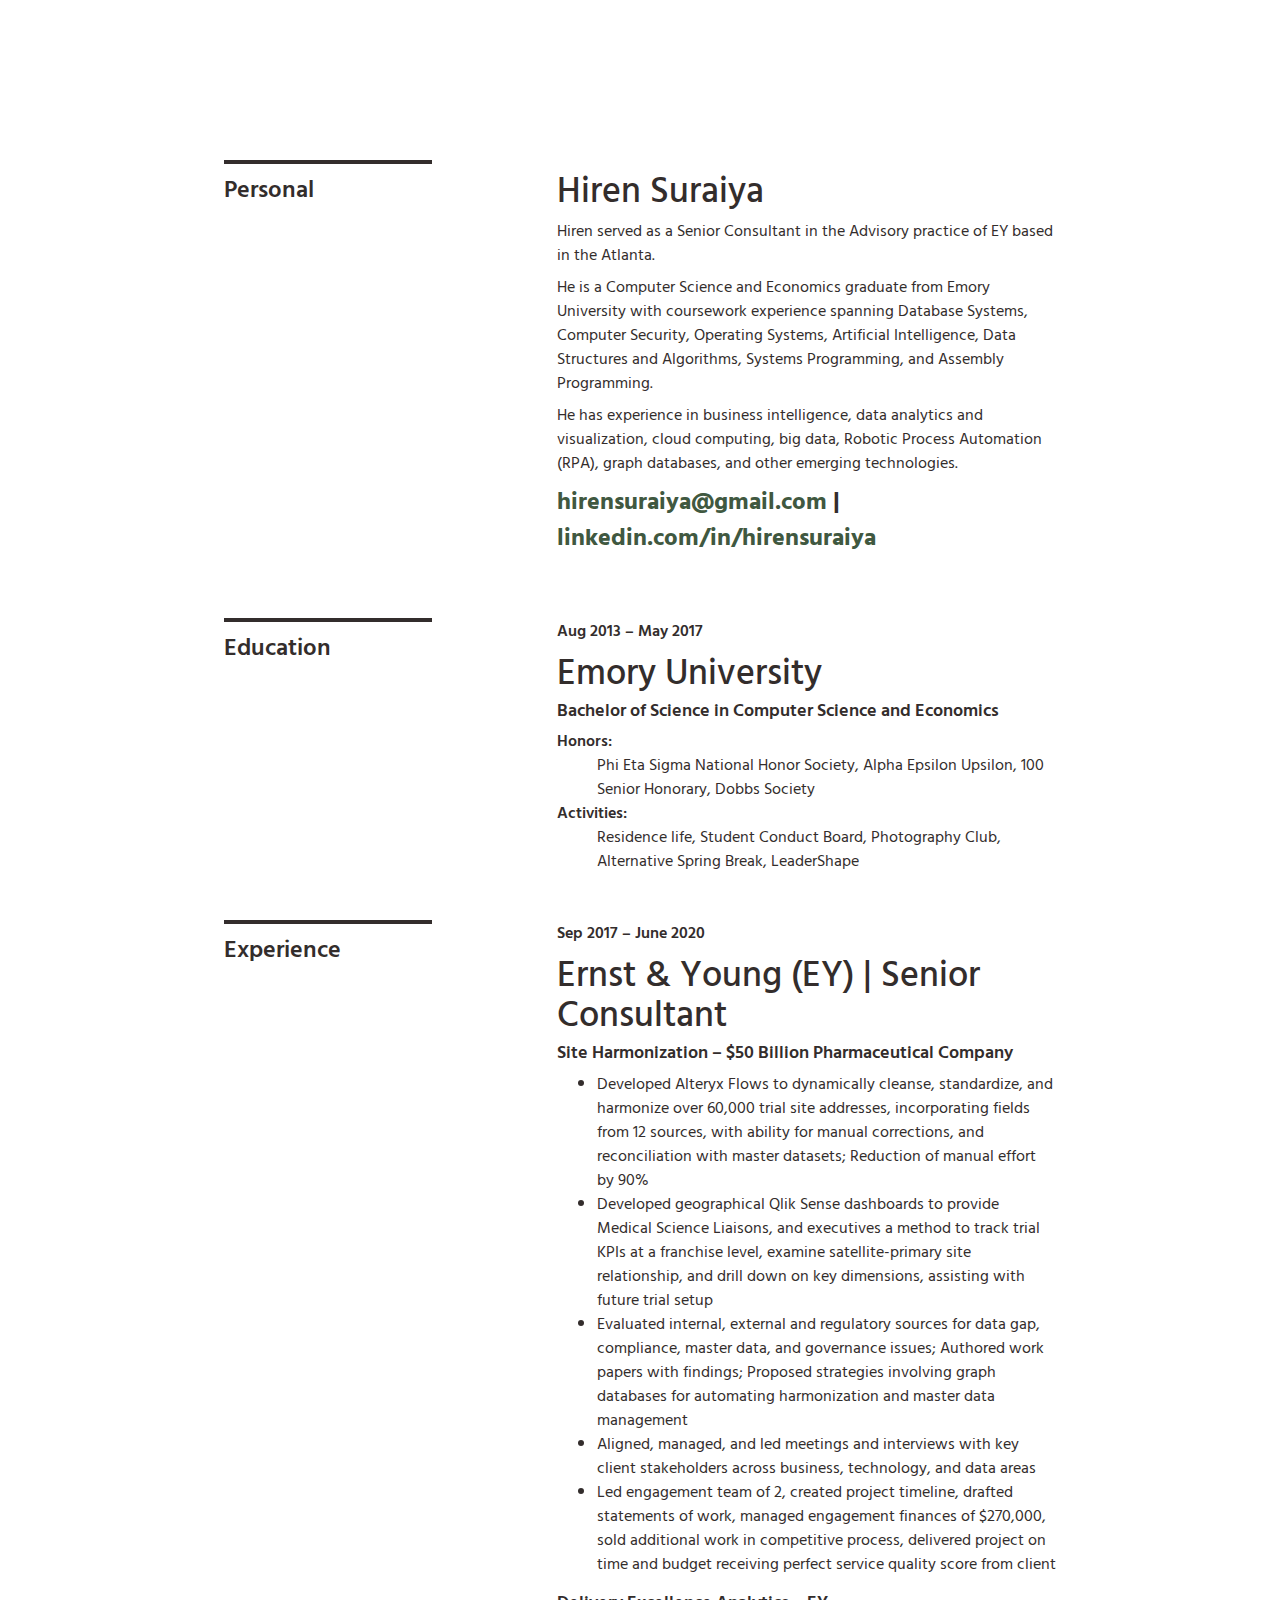
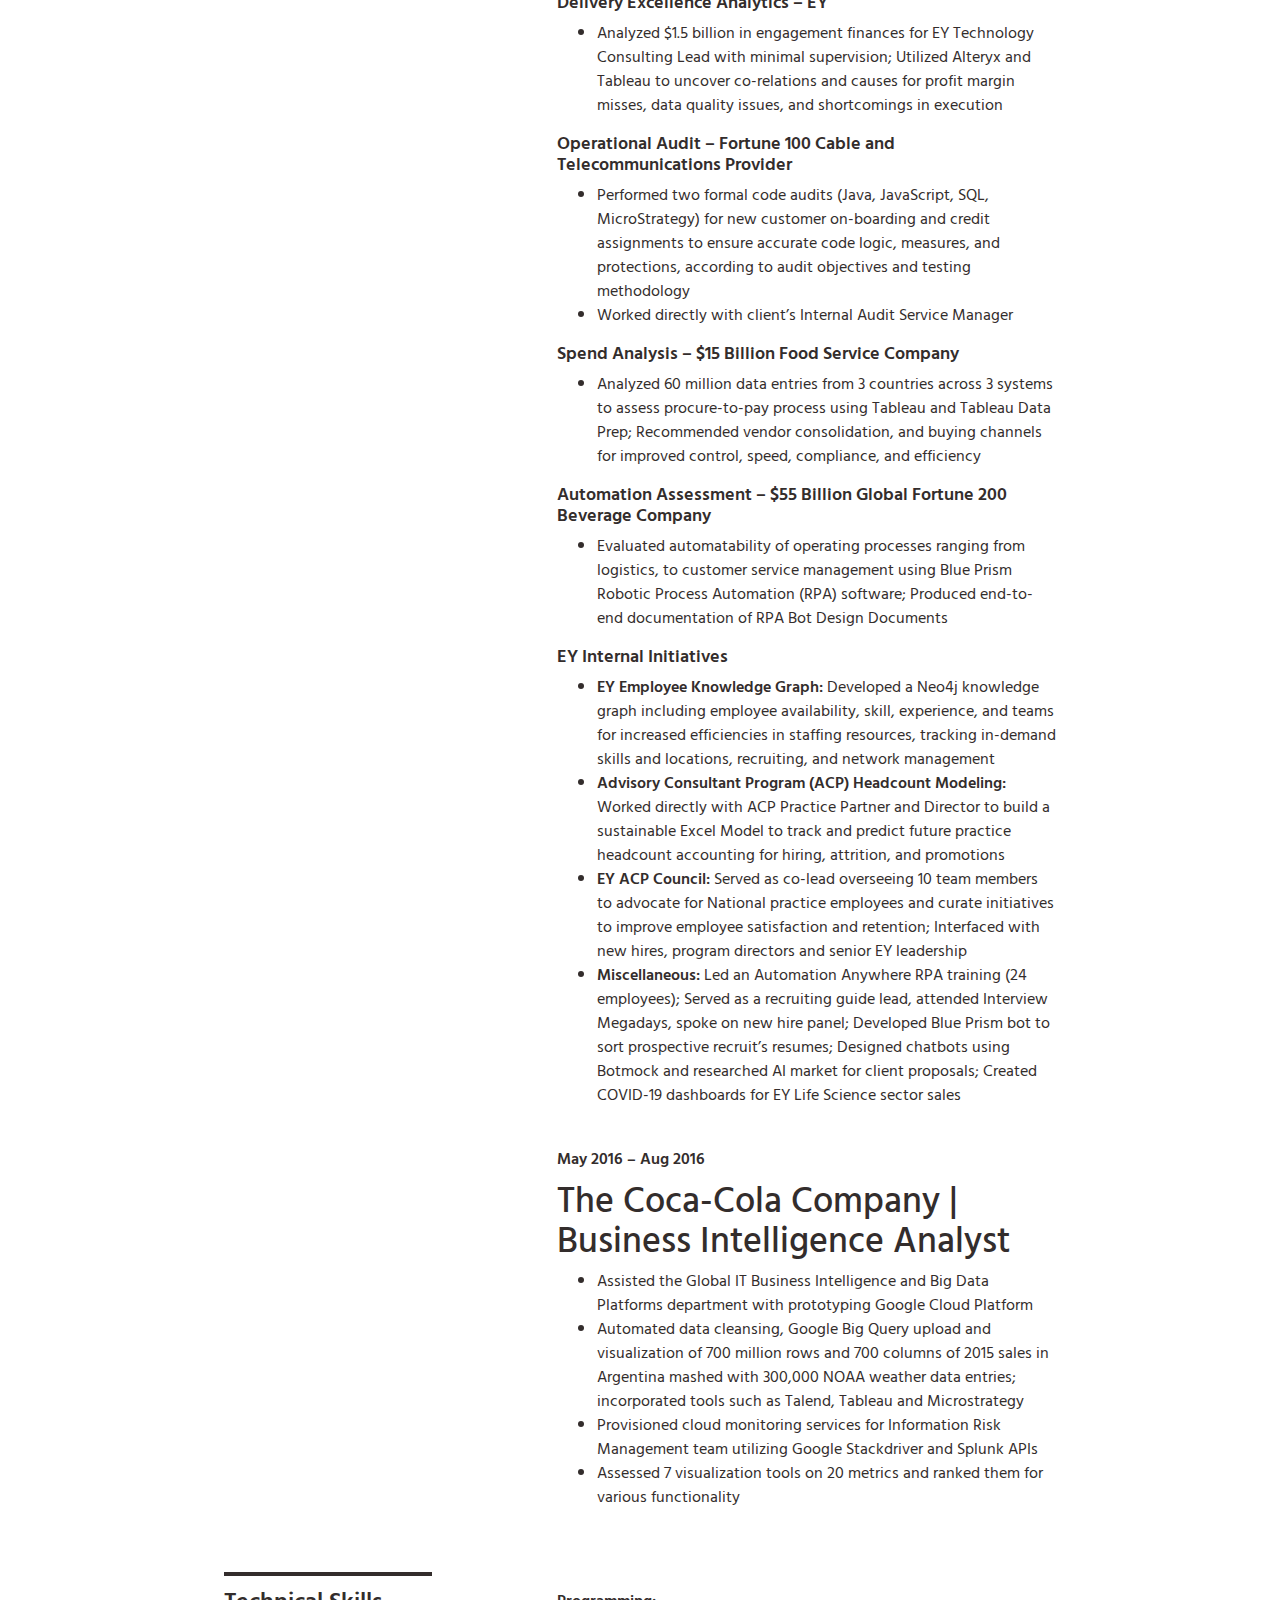
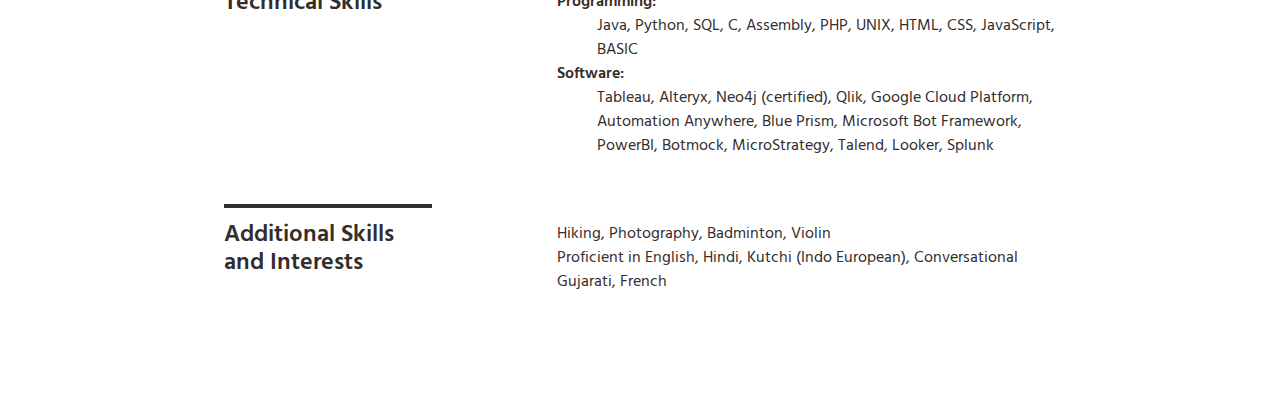
<file: resume/index.html>
<!-- hirensuraiya.com -->
<!-- Resume -->
<!DOCTYPE html>
<html>

<head>
	<title>Hiren Suraiya | Resume</title>
	
	<meta charset="utf-8">
	
	<meta name="author" content="Hiren Suraiya">	
	
	<meta name="description" content="Resume of Hiren Suraiya">
	
	<meta name="viewport" content="width=device-width, initial-scale=1">
	
	<meta name="keywords" content="personal, website, Hiren, Suraiya, Emory, EY, Computer, Science, Data Analytics, Technology, Consultant, Atlanta, hirensuraiya.com, resume, AI">
	
	<!-- Favicons -->
	<link rel="icon" type="image/png" href="../graphics/favicon_logo.png">
	<link rel="apple-touch-icon" href="../graphics/favicon_logo.png">
	
	<!-- Fonts -->
	<link href="https://fonts.googleapis.com/css?family=Hind+Vadodara|Josefin+Sans|Niramit|Reem+Kufi&display=swap" rel="stylesheet">
	
	<!-- Bootstrap -->
	<link rel="stylesheet" href="https://maxcdn.bootstrapcdn.com/bootstrap/4.3.1/css/bootstrap.min.css">
	
	<!-- My CSS -->
	<link rel="stylesheet" href="resume_style.css">
	
	
</head>

<body>
	<!-- Overall Container -->
	<div class="encapsulater">
		
		<section class="section personal">
		
			<header class="section-meta">
				<h4 class="section-name">Personal</h4>
			</header>
			
			<div class="section-content">
			
				<div class="bio">
				
					<h2 class="name">Hiren Suraiya</h2>
					
					<p class="summary">Hiren served as a Senior Consultant in the Advisory practice of EY</a> based in the Atlanta. </p>
					
					
					<!-- Use 1st person? -->
					<p class="summary">He is a Computer Science and Economics graduate from Emory University with coursework experience spanning Database Systems, Computer Security, Operating Systems, Artificial Intelligence, Data Structures and Algorithms, Systems Programming, and Assembly Programming.</p>
					
					
					<p class="summary">He has experience in business intelligence, data analytics and visualization, cloud computing, big data, Robotic Process Automation (RPA), graph databases, and other emerging technologies.</p>
					
					<ul class="contact-list">
						<li class="contact-item"> <a  href="mailto:hirensuraiya@gmail.com" target="_blank">hirensuraiya@gmail.com</a></li>
						<li class="contact-item"><a href="https://www.linkedin.com/in/hirensuraiya" target="_blank">linkedin.com/in/hirensuraiya</a></li>
					
					</ul>
				
				</div>
			
			</div>
		
		
		</section>
		
		
		
		
		<section class="section education">
		
			<header class="section-meta">
				<h4 class="section-name">Education</h4>
			</header>
			
			<div class="section-content">
			<div class="school">
				<time class="duration">Aug 2013 – May 2017</time>
				<h2 class="institution">Emory University</h2>
				
				<h3 class="degree">Bachelor of Science in Computer Science and Economics</h3>
				
				<div class="activities">
				<ul>
				<li class="honors-list"> <span class="list-title">Honors:</span></li>
					<ul>
						<li class="skill-list">Phi Eta Sigma National Honor Society</li>
						<li class="skill-list">Alpha Epsilon Upsilon</li>
						<li class="skill-list">100 Senior Honorary</li>
						<li class="skill-list">Dobbs Society</li>
					</ul>
				<li class="activities-list"> <span class="list-title">Activities:</span></li>
					<ul>
						<li class="skill-list">Residence life</li>
						<li class="skill-list">Student Conduct Board</li>
						<li class="skill-list">Photography Club</li>
						<li class="skill-list">Alternative Spring Break</li>
						<li class="skill-list">LeaderShape</li>
					</ul>
				</ul>
				
				</div>
		
			</div>
			</div>
		
		</section>
		
		
		
		
		<section class="section experience">
			<header class="section-meta">
				<h4 class="section-name">Experience</h4>
			</header>
			
			<div class="section-content">
			
			<div class="EY experience-company">
		
				<time class="duration">Sep 2017 – June 2020</time>
				<h2 class="company">Ernst &amp; Young (EY) | Senior Consultant</h2>
				
				<h3 class="Client">Site Harmonization – $50 Billion Pharmaceutical Company</h3>
					<ul>
						<li class"experience-list">Developed <span class="software">Alteryx</span> Flows to dynamically cleanse, standardize, and harmonize over 60,000 trial site addresses, incorporating fields from 12 sources, with ability for manual corrections, and reconciliation with master datasets; Reduction of manual effort by 90%</li>
						<li class"experience-list">Developed geographical Qlik Sense dashboards to provide Medical Science Liaisons, and executives a method to track trial KPIs at a franchise level, examine satellite-primary site relationship, and drill down on key dimensions, assisting with future trial setup</li>
						<li class"experience-list">Evaluated internal, external and regulatory sources for data gap, compliance, master data, and governance issues; Authored work papers with findings; Proposed strategies involving graph databases for automating harmonization and master data management</li>
						<li class"experience-list">Aligned, managed, and led meetings and interviews with key client stakeholders across business, technology, and data areas</li>
						<li class"experience-list">Led engagement team of 2, created project timeline, drafted statements of work, managed engagement finances of $270,000, sold additional work in competitive process, delivered project on time and budget receiving perfect service quality score from client</li>
					</ul>
					
				<h3 class="Client">Delivery Excellence Analytics – EY</h3>
				<ul>
					<li class"experience-list">Analyzed $1.5 billion in engagement finances for EY Technology Consulting Lead with minimal supervision; Utilized <span class="software">Alteryx</span> and <span class="software">Tableau</span> to uncover co-relations and causes for profit margin misses, data quality issues, and shortcomings in execution</li>
				</ul>
					
				<h3 class="Client">Operational Audit – Fortune 100 Cable and Telecommunications Provider</h3>
				<ul>
					<li class"experience-list">Performed two formal code audits (Java, JavaScript, SQL, MicroStrategy) for new customer on-boarding and credit assignments to ensure accurate code logic, measures, and protections, according to audit objectives and testing methodology</li>
					<li class"experience-list">Worked directly with client’s Internal Audit Service Manager</li>
				</ul>
								
				<h3 class="Client">Spend Analysis – $15 Billion Food Service Company</h3>
				<ul>
					<li class"experience-list">Analyzed 60 million data entries from 3 countries across 3 systems to assess procure-to-pay process using Tableau and Tableau Data Prep; Recommended vendor consolidation, and buying channels for improved control, speed, compliance, and efficiency</li>
				</ul>
			
				<h3 class="Client">Automation Assessment – $55 Billion Global Fortune 200 Beverage Company</h3>
				<ul>
					<li class"experience-list">Evaluated automatability of operating processes ranging from logistics, to customer service management using Blue Prism Robotic Process Automation (RPA) software; Produced end-to-end documentation of RPA Bot Design Documents</li>
				</ul>
				
				<h3 class="Client">EY Internal Initiatives</h3>
				<ul>
					<li class"experience-list"><span class="list-title">EY Employee Knowledge Graph:</span> Developed a Neo4j knowledge graph including employee availability, skill, experience, and teams for increased efficiencies in staffing resources, tracking in-demand skills and locations, recruiting, and network management</li>
					<li class"experience-list"><span class="list-title">Advisory Consultant Program (ACP) Headcount Modeling:</span> Worked directly with ACP Practice Partner and Director to build a sustainable Excel Model to track and predict future practice headcount accounting for hiring, attrition, and promotions</li>
					<li class"experience-list"><span class="list-title">EY ACP Council:</span> Served as co-lead overseeing 10 team members to advocate for National practice employees and curate initiatives to improve employee satisfaction and retention; Interfaced with new hires, program directors and senior EY leadership</li>
					<li class"experience-list"><span class="list-title">Miscellaneous:</span> Led an Automation Anywhere RPA training (24 employees); Served as a recruiting guide lead, attended Interview Megadays, spoke on new hire panel; Developed Blue Prism bot to sort prospective recruit’s resumes; Designed chatbots using Botmock and researched AI market for client proposals; Created COVID-19 dashboards for EY Life Science sector sales</li>
				</ul>
			
			</div>
	
		
			<div class="Coke experience-company">
				<time class="duration">May 2016 – Aug 2016</time>
				<h2 class="company">The Coca-Cola Company | Business Intelligence Analyst</h2>
			
			
			<ul>
					<li class"experience-list">Assisted the Global IT Business Intelligence and Big Data Platforms department with prototyping Google Cloud Platform</li>
					<li class"experience-list">Automated data cleansing, Google Big Query upload and visualization of 700 million rows and 700 columns of 2015 sales in Argentina mashed with 300,000 NOAA weather data entries; incorporated tools such as Talend, Tableau and Microstrategy</li>
					<li class"experience-list">Provisioned cloud monitoring services for Information Risk Management team utilizing Google Stackdriver and Splunk APIs</li>
					<li class"experience-list">Assessed 7 visualization tools on 20 metrics and ranked them for various functionality</li>
			</ul>
			
			</div>
			
			</div>
		
		</section>
		
		
		
		<section class="section skills">
			<header class="section-meta">
				<h4 class="section-name">Technical Skills</h4>
			</header>
			
			<div class="section-content">
			<div class="skills">
				
				<ul>
				<li class="programming-skill-list"> <span class="list-title">Programming:</span></li>
					<ul>
						<li class="skill-list">Java</li>
						<li class="skill-list">Python</li>
						<li class="skill-list">SQL</li>
						<li class="skill-list">C</li>
						<li class="skill-list">Assembly</li>
						<li class="skill-list">PHP</li>
						<li class="skill-list">UNIX</li>
						<li class="skill-list">HTML</li>
						<li class="skill-list">CSS</li>
						<li class="skill-list">JavaScript</li>
						<li class="skill-list">BASIC</li>
					</ul>
				<li class="software-skill-list"> <span class="list-title">Software:</span> </li>
					<ul>
						<li class="skill-list">Tableau</li>
						<li class="skill-list">Alteryx</li>
						<li class="skill-list">Neo4j (certified)</li>
						<li class="skill-list">Qlik</li>
						<li class="skill-list">Google Cloud Platform</li>
						<li class="skill-list">Automation Anywhere</li>
						<li class="skill-list">Blue Prism</li>
						<li class="skill-list">Microsoft Bot Framework</li>
						<li class="skill-list">PowerBI</li>
						<li class="skill-list">Botmock</li>
						<li class="skill-list">MicroStrategy</li>
						<li class="skill-list">Talend</li>
						<li class="skill-list">Looker</li>
						<li class="skill-list">Splunk</li>
					</ul>
				</ul>
			</div>
			</div>
		</section>
		
		
		
		<section class="section addl-skills">
			<header class="section-meta">
				<h4 class="section-name">Additional Skills and Interests</h4>
			</header>
			
			<div class="section-content">
			<div class="skills">
				<ul>
					<li class="skill-list">Hiking</li>
					<li class="skill-list">Photography</li>
					<li class="skill-list">Badminton</li>
					<li class="skill-list">Violin</li>
				</ul>
				<br>
				<ul>
					<li class="skill-list">Proficient in English, Hindi, Kutchi (Indo European)</li>
					<li class="skill-list">Conversational Gujarati, French</li>
				</ul>

			
			</div>
			</div>
			
		</section>
		
		
		
		<!-- <section class="section pdf-link"> -->
		<!-- Click here for a downloadable format -->
		<!-- </section> -->
		
		
	
	</div>
	
	
</body>
</html>

<!-- Inspiration from http://davegamache.com/ -->
</file>
<file: resume/resume_style.css>
/* Structure --------------------------- */
body {
	margin: 0;
	padding: 0;
}

.encapsulater  {
	width: 65%;
	margin: 10em auto 4em; /*top leftright bottom */
	font-family: 'Hind Vadodara', sans-serif;
	/* line-height: 1.4; */
	/* font-size: 20px; */
	color: #332d2c;
	/* font-weight: 200; */
}

.encapsulater::after {
  content: "";
  clear: both;
  display: table;
}

/* Contact List --------------------------- */

.contact-list{
	padding: 0;
}

.contact-item{
	list-style-type: none; /* Remove bullets */
	padding: 0; /* Remove padding */
	display: inline;
	font-size: 1.5em;	
	font-weight: bold;
}
.contact-item::after{
	content: " |";
}
.contact-item:last-child::after {
display: none;
}

/* Links --------------------------- */

a{
	color: #405840; 
}


/* Skills Lists --------------------------- */

.skills>ul,.activities>ul{
	list-style-type: none; /* Remove bullets */
	padding: 0; /* Remove padding */
	display: inline;
}

.programming-skill-list, .software-skill-list,.honors-list,activities-list{
	list-style-type: none; /* Remove bullets */
	padding: 0; /* Remove padding */
	display: inline;
}

.skill-list{
	list-style-type: none; /* Remove bullets */
	padding: 0; /* Remove padding */
	display: inline;
}

.skill-list::after{
	content: ",";
}
.skill-list:last-child::after {
	display: none;
}

.list-title {
	font-weight:600; /*bold */
}

/*  Duration --------------------------- */
.duration {
  font-weight:600; 
}


/*  Company--------------------------- */
.experience-company{
	margin-bottom:2.5em;
}
.experience-company:last-child{
	margin-bottom:0em;
	
}

/* Client --------------------------- */
.Client,.degree {
	font-weight:600; 
	font-size:1.1em;
}

.summary {
	margin-bottom:0.5em;
	
}

.company, .institution,.name{
	font-size: 2.25em;
	font-weight: 500;
	margin: .25em 0 .25em;
	line-height: 1.1;
	
}

/* Section --------------------------- */


.section{
	margin-bottom:3em;
}

.section::after {
  content: "";
  clear: both;
  display: table;
}

.section-meta {
	border-top: 4px solid #332d2c;
	width: 25%;
	float: left;
}

.section-name {
	margin-top:10px;
	font-size:1.5em;
	font-weight: 600;
}

.section-content {
	width: 60%;
	float: left;
	margin-left: 15%;
}

.addl-skills, .skills {
	margin-top:1em;	
}




@media all and (max-width: 700px) {
	.encapsulater {
		width: 80%;
		font-size: 18px;
	}
	.section-meta {
		border-top-width: 2px;
		width: 100%;
		float: none;
		margin-bottom: 2em;
	}
	.section-content {
		width: 100%;
		float: none;
		margin-left: 0;
	}
}

@media print {
  a {
    color: #111;
    text-decoration: none;
  }
}





/* Stealth class is meant for having links but not showing them as links */
</file>
